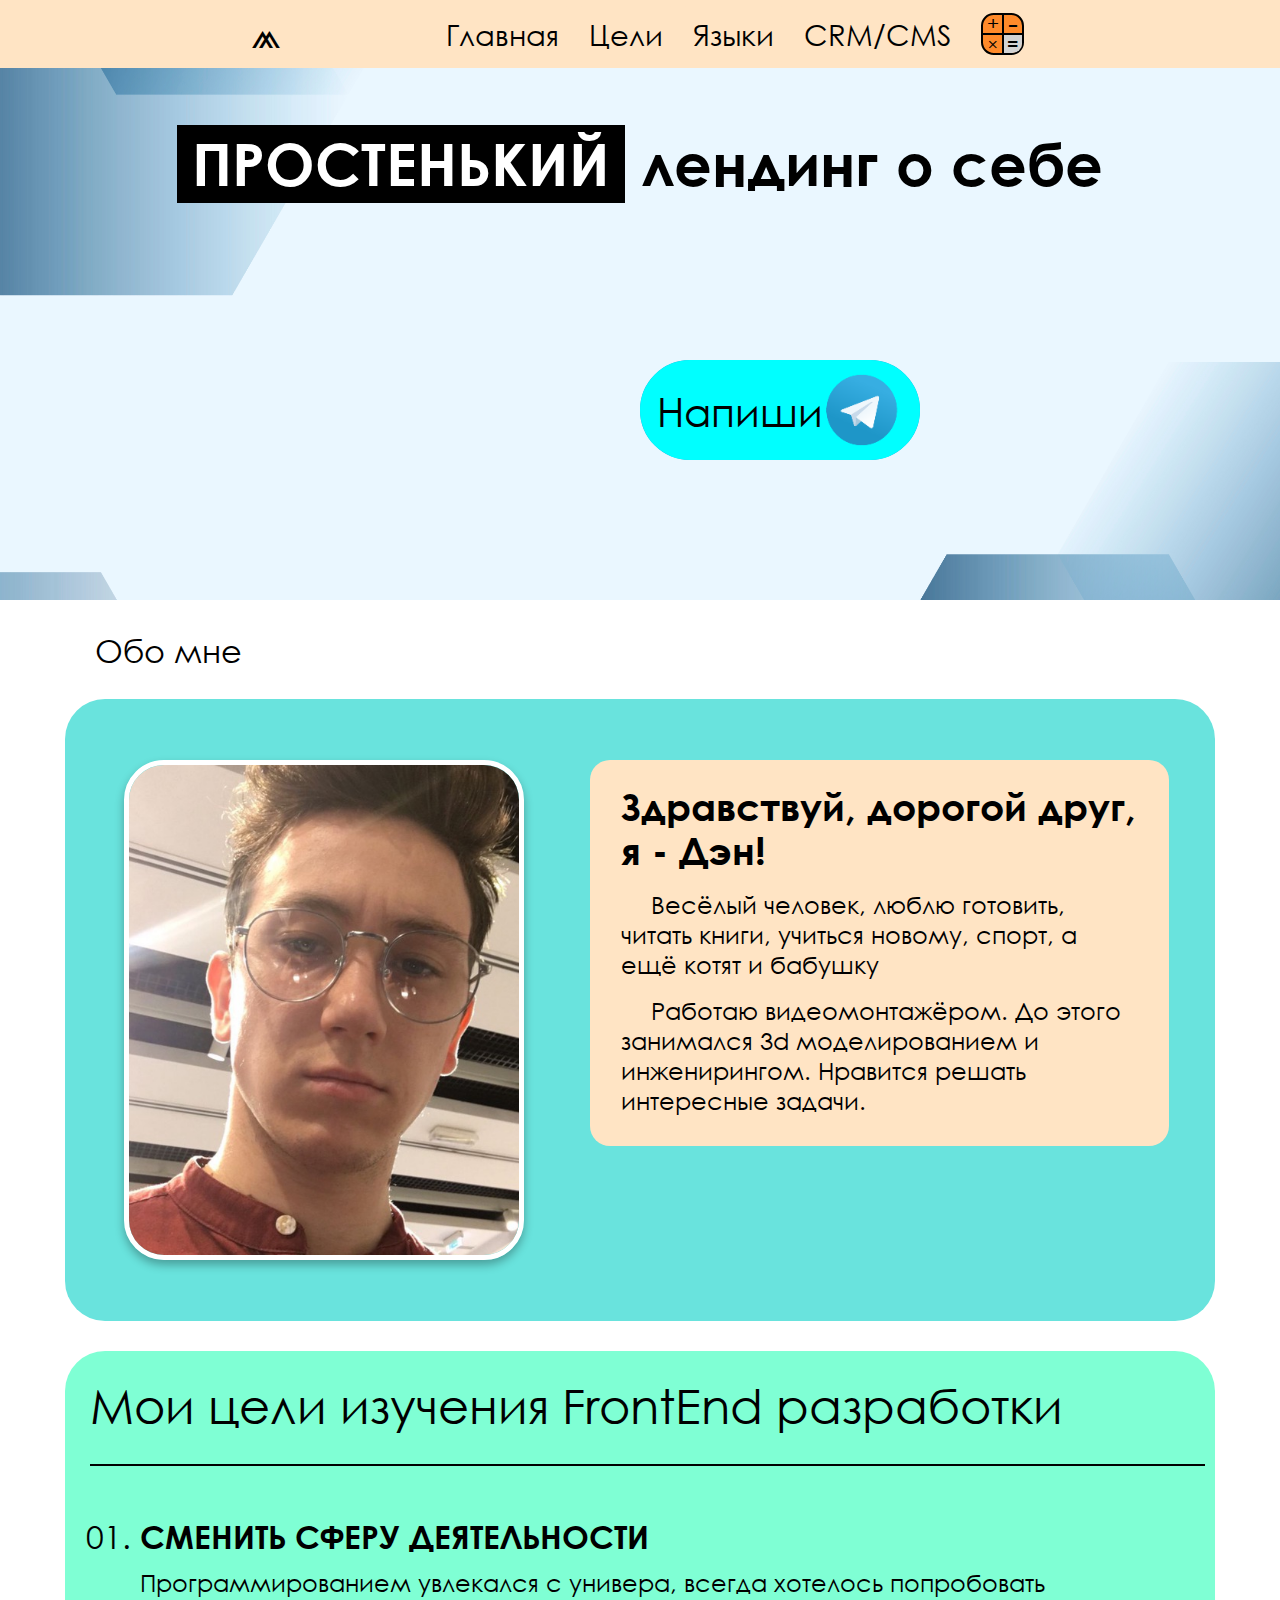
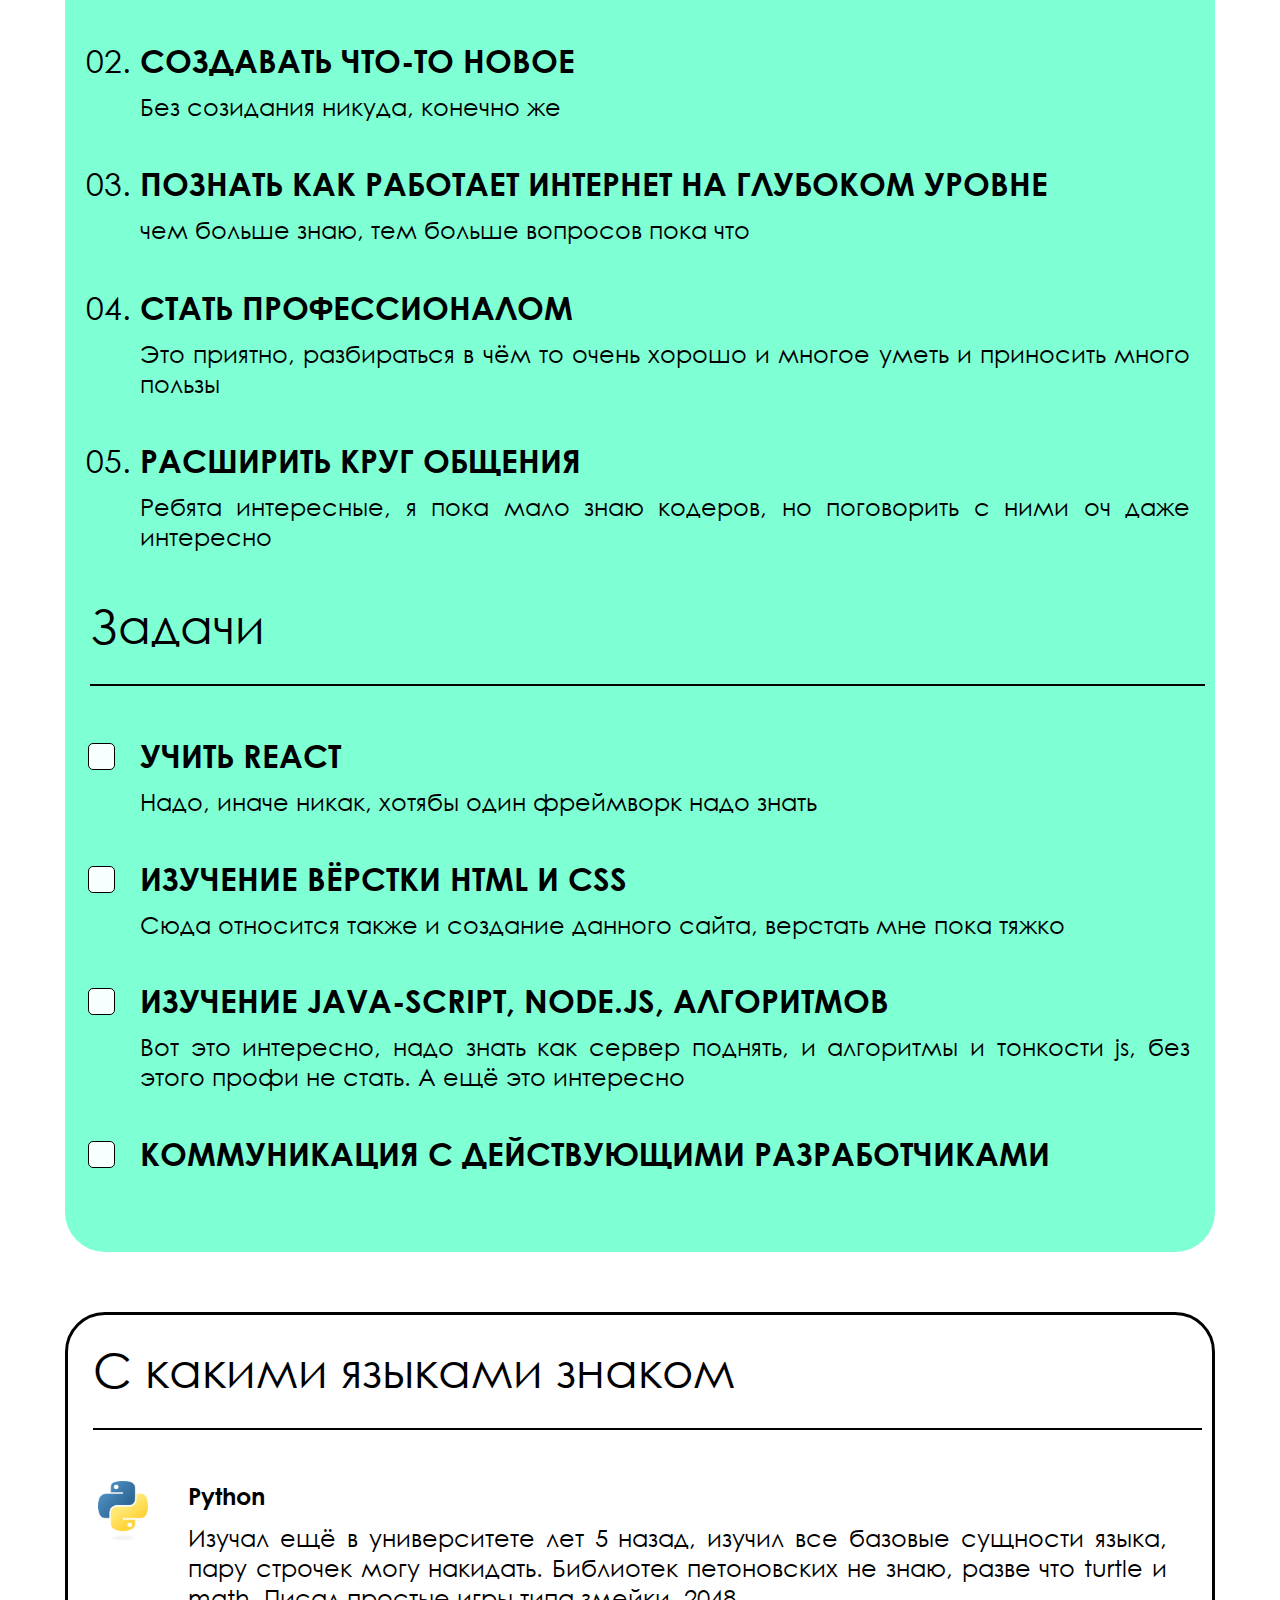
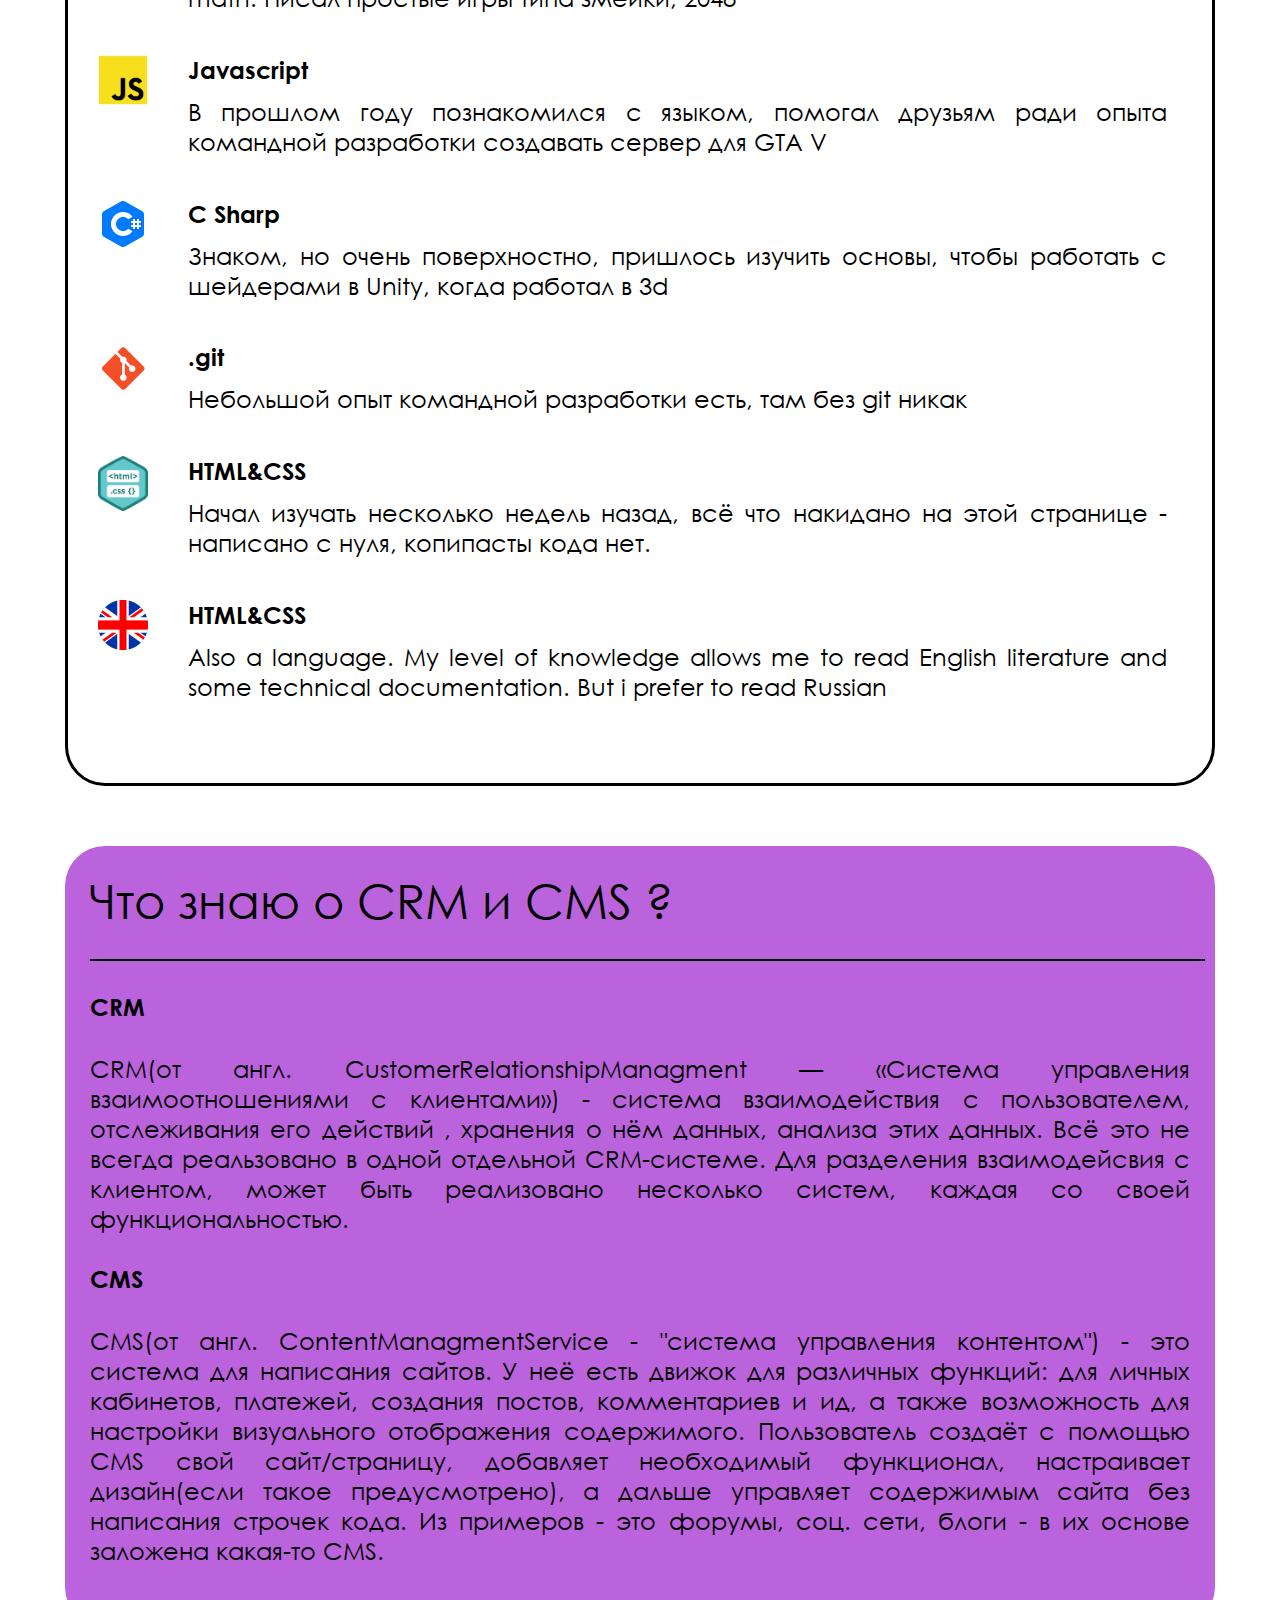
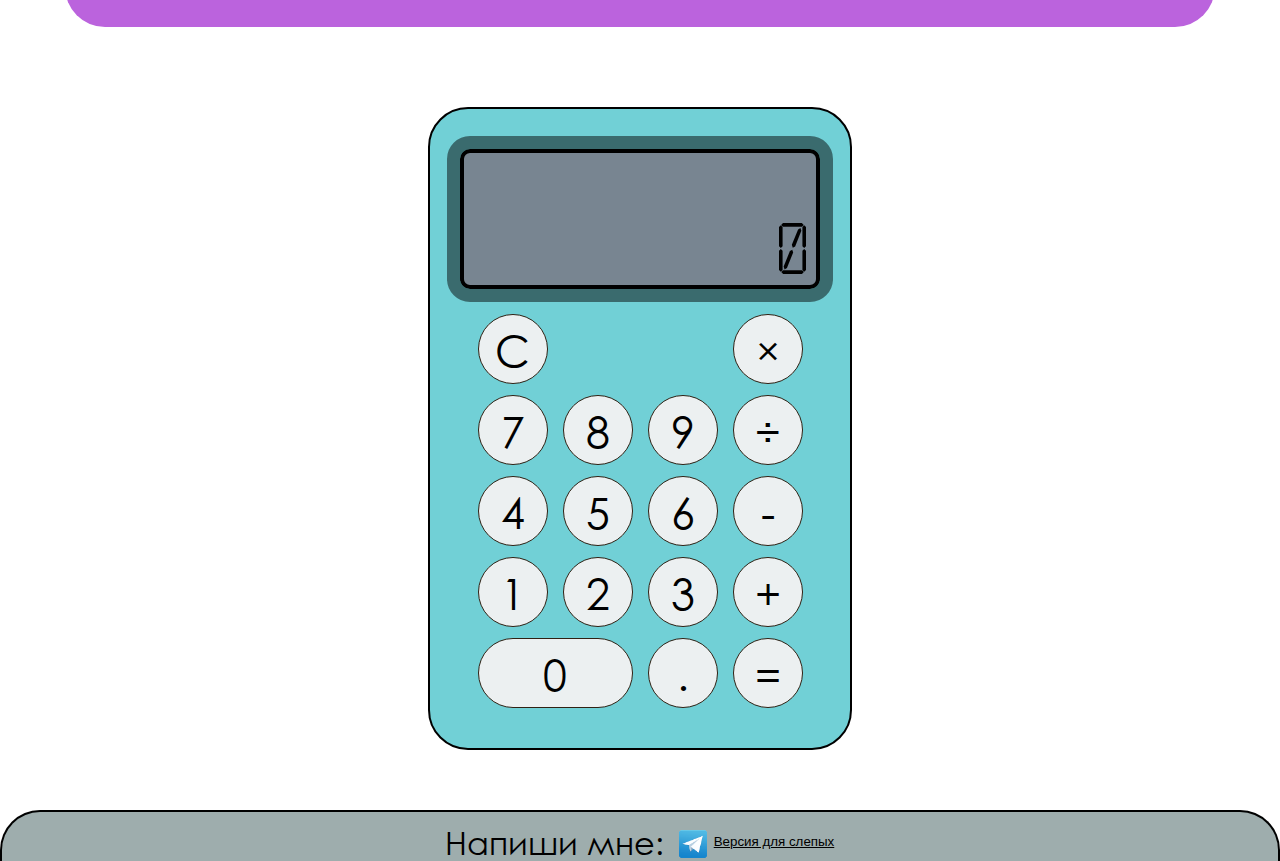
<file: index.html>
<!DOCTYPE html>
<html lang="en">
  <head>
    <meta charset="UTF-8" />
    <meta name="viewport" content="width=device-width, initial-scale=1.0" />
    <title>Document</title>
    <link rel="stylesheet" href="./test.css" />
  </head>
  <body>
    <header>
        <nav>
          <ul class="menu">
            <div class="logo">&andand;</div>
            <li class="menu-item" id="aboutMe">Главная</li>
            <li class="menu-item" id="menu-item-2">Цели</li>
            <li class="menu-item" id="menu-item-3">Языки</li>
            <li class="menu-item" id="menu-item-4">CRM/CMS</li>
            <li class="menu-item calc" id="calc">
              <div>
                <div class="calc-img">
                  <div class="calc-sign plus"><p>+</p></div>
                  <div class="calc-sign minus"><p>-</p></div>
                  <div class="calc-sign mul"><p>&#215;</p></div>
                  <div class="calc-sign equal"><p>=</p></div>
                </div>
              </div>
            </li>
            <div class="burg-menu">
              <div class="burger">
                <div></div>
                <div></div>
                <div></div>
                <div></div>
              </div>
            </div>
          </ul>
        </nav>
    </header>
    <div class="drop-menu">
      <div class="menu-item drop" id="aboutMe">Главная</div>
      <div class="menu-item drop" id="menu-item-2">Цели</div>
      <div class="menu-item drop" id="menu-item-3">Языки</div>
      <div class="menu-item drop" id="menu-item-4">CRM/CMS</div>

      <div class="menu-item drop calc" id="calc">
        <div class="calc-img">
          <div class="calc-sign plus"><p>+</p></div>
          <div class="calc-sign minus"><p>-</p></div>
          <div class="calc-sign mul"><p>&#215;</p></div>
          <div class="calc-sign equal"><p>=</p></div>
        </div>
      </div>
    </div>
   
    
    <section class="parallax">
      <div class="start">
        <a class="btn-container" href="https://t.me/dentupo" target="_blank" alt="telegram">
          <div class="btn-flex"> <!-- flex-->
            <div class="btn"> <!-- flex-->
              <div class="btn-text">Напиши</div>
              <img src="./src/img/tg_logo_2.png" alt="tg" class="btn-img">
            </div>
            <div class="btn-ring"></div>
          </div>
        </a>
        <h1 id="landing-text"> <em>Простенький</em> <span>лендинг о себе</span></h1>
      </div>


    </section>
    
    <main>
      
      <div class="about-question">Обо мне</div>
      
      <section class="page">
        <!-- <div class="section-header">Я Дэн </div> -->
        <div class="section about">
          <div class="section-content">
            <img src="./src/img/me2.jpg" alt="me" id="my_avatar">
            <div class="section-content-text-block">
              <div class="text-box">
                <h4>Здравствуй, дорогой друг, я - Дэн!</h4>
                <p>Весёлый человек, люблю готовить, читать книги,  учиться новому, спорт, а ещё котят и бабушку</p>
                <p>Работаю видеомонтажёром. До этого занимался 3d моделированием и инженирингом. Нравится решать интересные задачи.</p>
              </div>

            </div>
          </div>
        </div>
      </section>


      <section class="goals spage">
        <div class="section-header">Мои цели изучения FrontEnd разработки</div>
        <ul class="goals-list">
          <li class="goal">
            <h4>Сменить сферу деятельности</h4>
            <p>Программированием увлекался с универа, всегда хотелось попробовать</p>
          </li>
          <li class="goal">
            <h4>Создавать что-то новое</h4>
            <p>Без созидания никуда, конечно же</p>
          </li>
          <li class="goal">
            <h4>Познать как работает интернет на глубоком уровне</h4>
            <p>чем больше знаю, тем больше вопросов пока что</p>
          </li>
          <li class="goal">
            <h4>Стать профессионалом</h4>
            <p>Это приятно, разбираться в чём то очень хорошо и многое уметь и приносить много пользы</p>
          </li>
          <li class="goal">
            <h4> Расширить круг общения</h4>
            <p>Ребята интересные, я пока мало знаю кодеров, но поговорить с ними оч даже интересно</p>
          </li>
        </ul>

        <div class="section-header">Задачи</div>
        <ul class="goals-list to-do">
          <li class="goal">
            <h4>Учить React</h4>
            <p>Надо, иначе никак, хотябы один фреймворк надо знать</p>
          </li>
          <li class="goal">
            <h4>Изучение вёрстки html и css</h4>
            <p>Сюда относится также и создание данного сайта, верстать мне пока тяжко</p>
          </li>
          <li class="goal">
            <h4>Изучение java-script, Node.js, алгоритмов</h4>
            <p>Вот это интересно, надо знать как сервер поднять, и алгоритмы и тонкости js, без этого профи не стать. А ещё это интересно</p>
          </li>
          <li class="goal">
            <h4>Коммуникация с действующими разработчиками</h4>
            <p></p>
          </li>
        </ul>
        <div class="section-tail"></div>

          
      </section>
      <!--Языки программирования?  -->
      <section class="gayming spage">
        <div class="section-header">С какими языками знаком</div>

        <div class="lang">
          <div class="lang-item">
            <img src="./src/img/python-logo-only.png" class="lang-logo"></img>
            <div class="lang-description">
              <h4>Python</h4>
              <p>Изучал ещё в университете лет 5 назад, изучил все базовые сущности языка, пару строчек могу накидать. Библиотек петоновских не знаю, разве что turtle и math. Писал простые игры типа змейки, 2048</p>
            </div>
          </div>

          <div class="lang-item">
            <img src="./src/img/js_logo.png" class="lang-logo"></img>
            <div class="lang-description">
              <h4>Javascript</h4>
              <p>В прошлом году познакомился с языком, помогал друзьям ради опыта командной разработки создавать сервер для GTA V</p>
            </div>
          </div>


          <div class="lang-item">
            <img src="./src/img/csharp_logo.png" class="lang-logo"></img>
            <div class="lang-description">
              <h4>C Sharp</h4>
              <p>Знаком, но очень поверхностно, пришлось изучить основы, чтобы работать с шейдерами в Unity, когда работал в 3d</p>
            </div>
          </div>

          <div class="lang-item">
            <img src="./src/img/git_logo.png" class="lang-logo"></img>
            <div class="lang-description">
              <h4>.git</h4>
              <p>Небольшой опыт командной разработки есть, там без git никак</p>
            </div>
          </div>

          <div class="lang-item">
            <img src="./src/img/html_css_logo.png" class="lang-logo"></img>
            <div class="lang-description">
              <h4>HTML&CSS</h4>
              <p>Начал изучать несколько недель назад, всё что накидано на этой странице - написано с нуля, копипасты кода нет.</p>
            </div>
          </div>

          <div class="lang-item">
            <img src="./src/img/en_logo.png" class="lang-logo"></img>
            <div class="lang-description">
              <h4>HTML&CSS</h4>
              <p>Also a language. My level of knowledge allows me to read English literature and some technical documentation. But i prefer to read Russian</p>
            </div>
          </div>
      </section>

      <section class="knowledge spage">
        <div class="section-header">Что знаю о CRM и CMS ? </div>

        <h4>CRM</h4>
        <p>CRM(от англ. CustomerRelationshipManagment — «Система управления взаимоотношениями с клиентами») - система взаимодействия с пользователем, отслеживания его действий , хранения о нём данных, анализа этих данных.
        Всё это не всегда реальзовано в одной отдельной CRM-системе. Для разделения взаимодейсвия с клиентом, может быть реализовано несколько систем, каждая со своей функциональностью.</p>
        <h4>CMS</h4>
        <p>CMS(от англ. ContentManagmentService - "система управления контентом") - это система для написания сайтов. У неё есть движок для различных функций: для личных кабинетов, платежей, создания постов, комментариев и ид, а также возможность для настройки визуального отображения содержимого. Пользователь создаёт с помощью CMS свой сайт/страницу, добавляет необходимый функционал, настраивает дизайн(если такое предусмотрено), а дальше управляет содержимым сайта без написания строчек кода. Из примеров - это форумы, соц. сети, блоги - в их основе заложена какая-то CMS. </p>

      </section>

      
      <div class="calc-body">
        <div class="screen">
          <div class="user-input" id="user-input"></div>
          <div class="result" id="result"></div>
        </div>
        <div class="calculator">
          <button class="grid-elem clear">C</button>
          <button class="grid-elem plusminus">&#177;</button>
          <button class="grid-elem percent" >%</button>
          <button class="grid-elem operator" id="*">&#215;</button>
          <button class="grid-elem number" id="7">7</button>
          <button class="grid-elem number" id="8">8</button>
          <button class="grid-elem number" id="9">9</button>
          <button class="grid-elem operator" id="/">&#247;</button>
          <button class="grid-elem number" id="4">4</button>
          <button class="grid-elem number" id="5">5</button>
          <button class="grid-elem number" id="6">6</button>
          <button class="grid-elem operator minus-btn" id="-">-</button>
          <button class="grid-elem number" id="1">1</button>
          <button class="grid-elem number" id="2">2</button>
          <button class="grid-elem number" id="3">3</button>
          <button class="grid-elem operator" id="+">+</button>
          <button class="grid-elem number zero" id="0">0</button>
          <button class="grid-elem comma" id=".">.</button>
          <button class="grid-elem evalBtn" id="=">=</button>
        </div>
      </div>
    </main>

    <footer >
      <div>
        <p>Напиши мне:</p>
        <a href="https://t.me/dentupo" target="_blank">
          <img src="./src/img/tg_logo.png" alt="telegram">
        </a>
      </div>
      <button type="button" id="blind">Версия для слепых</button>
    </footer>
    
    </div>
    <script src="./script.js"></script>
  </body>
  </html>
</file>
<file: test.css>
@font-face {
    font-family: 'Braille';
    src: url(./src/fonts/astakhovbraillealphabet.otf)
}
@font-face {
    font-family: 'Century Gothic';
    src: url(./src/fonts/centurygothic.ttf);
    font-weight: normal;
}
@font-face {
    font-family: 'Century Gothic';
    src: url(./src/fonts/centurygothic_bold.ttf);
    font-weight: bold;
}
@font-face {
    font-family: 'Calculator';
    src: url(./src/fonts/Calculator.ttf);
}
html {
    font-size: 16px;
    font-family: 'Century Gothic', Arial, Helvetica, sans-serif;
}
body, ul {
    background-color: rgb(255, 255, 255);
    margin: 0px;
    
}

/* ----------------header МЕНЮ--------------- */
header {
    width: 100%;
    position: fixed;
    top: 0;
    z-index: 999;
} 

h2 {
    font-size: 0.8rem;
}




.menu {
    background-color: bisque;
    height: 3rem;
    display: flex; 
    list-style-type: none;
    padding: 10px 30px;
    justify-content:center;
    align-items: center;
    gap: 10px;
    margin: 0 auto;
    
    
    
}
.menu-item {

    text-align: center;
    cursor: pointer;
    font-size: 1.8rem;
    white-space: nowrap;

    box-sizing: border-box;
    padding: 10px;
    background-color: inherit;
    transition: background-color 1s ease-out;
    border-radius: 5px;
}

.menu-item:hover {
    background-color:rgb(254, 176, 80); 
}
menu

.calc {
    align-self: center;
}

.calc-img {
    display: grid;
    grid-template-columns: repeat(2, 1.2rem);
    grid-template-rows: repeat(2, 1.2rem);
    /* padding: 2px; */
    background-color: rgb(255, 138, 42);
    font-size: 20px;
    /* align-self: stretch; */
    /* justify-content:stretch; */
    border-radius: 30%;
    border: 2px solid black;
    position: relative;
}


/* ---------------------значок калькулятора */
.calc-sign {
     position: relative;


}
.calc-sign.equal {
    background-color:lightgrey;
    border-bottom-right-radius: 50%;
    border-top: 1px solid;
    border-left: 1px solid;
}

.calc-sign.plus {
    border-right: 1px solid;
    border-bottom: 1px solid;
}

.calc-sign.mul {
    border-right: 1px solid;
    border-top: 1px solid;
}

.calc-sign.minus {
    border-left: 1px solid;
    border-bottom: 1px solid; 
}

/* выравнивание */
.calc-sign > p {
    margin: 0;
    padding: 0;
    position: absolute;
}

.calc-sign.plus > p {
    left: 19%;
    top: -15%;
}

.calc-sign.minus > p {
    font-size: 30px;
    left: 22%;
    top: -65%;

}

.calc-sign.mul > p {
    font-size: 19px;;
    left: 21%;
    top: -17%;
}

.calc-sign.equal > p {
    font-size: 19px;
    font-weight: 800;
    left: 18%;
    top: -14%;
}




.logo {
    align-items: center;
    font-size:2.4rem;
    margin-right: 80px;
    padding: 5px;
    border-radius: 5px;
    cursor: pointer;
    transition: transform 500ms ease-in-out;
}

.logo:hover {
    transform: perspective(500px) scale(1.5) rotateY(180deg);
}

/* бургер меню */
.burg-menu {
    display: none;
}

/* Падает МЕНЮщька */
.drop-menu {
    display: none;
}


/* ----------анимация бургер меню --------------- */



/* --------------------АДАПТИВНОСТЬ HEADER -----------------------------------*/



.menu-item.drop:hover {
    /* background-color: rgba(200, 0, 0, 0.5); */
    
}

/* меньше 800px */
@media (max-width: 800px) {
    .menu {
        justify-content:space-between;
    }
    
    .menu-item {
        display: none;
    }
    header + div {
        
    }
    .drop-menu  {
        height: 0;
        display: flex;
        flex-direction:column;
        overflow: hidden;
        width: 300px;
        background-color:initial;
        background-color: rgba(159, 0, 0, 0.197);
        right: 3rem;
        z-index: 999;
        backdrop-filter: blur(15px);
        border-radius: 15px;
        position: fixed;
        top: 68px; 
        transition: all 300ms linear;
        
    }
    
    .menu-item.drop {
        display: block;
        background-color: initial;
        z-index: 998;
        transition: all 800ms ease;
    }
    
    .drop:hover {
        /* transform: scale(1.3); */
        /* backdrop-filter: blur(100px); */
        background-color: rgba(159, 0, 0, 0.397);

        
    }
    .drop .calc-img {
        align-self: center;
    }
    
    .menu-item.drop.calc {
        display: flex;
        justify-content: center;
    }
    
    .drop-menu.close {
        height: 280px;
    }

    .burger {
        height: 30px;
        display: flex;
        flex-direction: column;
        justify-content: center;
        gap: 15%;
        margin: 0;
        padding: 0;
        transition: all 300ms ease-in-out;
        overflow: hidden;
        position: relative;
    }
    
    .burg-menu { 
        display: block;
        transition: transform 300ms ease-in-out;
    } 
    
    .burg-menu:hover {
        transform: scale(1.1);
        /* transform: rotate(45deg); */
    }
    /* ------------------------------------------------------- */
    .burger > div {
        width: 27px;
        height: 4px;
        border-radius: 2px;
        background-color: black;
        transition:all 150ms ease;
        
    }

    .burger > div:nth-child(4) {
        position: absolute;
        top: 13px;
    }
    .burg-menu.burg-active {
        /* transform: rotate(45deg); */
        transform:perspective(250px) scale(1.1) rotateZ(90deg);
    }
    
    
    .burg-active .burger > div:nth-child(1) {
        transform: translateX(10px);
        opacity: 0;
    }
    
    .burg-active .burger > div:nth-child(3) {
        transform: translateX(-10px);
        opacity: 0;
    }

    .burg-active .burger > div:nth-child(2) {
        transform: rotate(45deg);
    }
    .burg-active .burger > div:nth-child(4) {
        transform: rotate(-45deg);
    }


    .logo {
        display: block;
        margin: 0;
        border-radius: 0;
    }   
}


@media (max-width: 500px) {
    .drop-menu {
        left: 3rem;
        width: unset;
    }
}

@media (min-width: 1000px) {

    .logo {
        margin-right: 140px;
        /* margin-left: auto; */
    }
}

/* ---------------------это картинка --------------*/
main {
    width: 1150px;
    margin: 0 auto;
    display: flex;
    flex-wrap: nowrap;
    flex-direction: column;
    
}
main p {
    font-size: 1.5rem;
    font-style: normal;
    margin: 12px 0;
    /* text-transform: none; */
    text-align: justify;

}

/* p {
} */

.parallax {
    display: block;
    /* flex-direction: column; */
    overflow: hidden;
    justify-content:space-between;
    position: relative;
}

.start {
    display: flex;
    /* flex-grow: 1; */
    justify-content: center;
    height: 400px;
    background-image: url(./src/img/start.jpg);
    background-size: cover;
    margin: 0;
    padding: 100px 10px;
    overflow: hidden;
}

.btn-container {
    color: black;
    display: block;
    height:0;
    width: 100%;
    position: absolute;
    top: 60%;
    left: 50%;

}



.btn-flex {
    display: flex;
    flex-wrap: wrap;
    width: 280px;
    height: 100px;
    align-content: center;
    justify-content: center;
    position: relative;
}

.btn {
    display: flex;
    flex-wrap: wrap;
    align-items: center ;
    background-color: aqua;
    box-sizing: border-box;
    width: inherit;
    height: inherit;
    border-radius: 50px;
    justify-content: center;
    font-size: 2.5rem;
    z-index: 100;
    position: absolute;
    transition:all 300ms ;
    /* overflow: hidden; */
}

.btn:hover {
    transform: scale(1.05);
}    
    


.btn-text {
    position:relative;
}

.btn-img {
    position: relative;
    width: 80px;
    height: 80px;
    margin:0;
    padding: 0;
}

.btn-ring {
    box-sizing: border-box;
    border: 8px solid #2ea6d9;
    width: inherit;
    height: inherit;
    border-radius: 50px;
    position: absolute;
    z-index: 0;
    animation-name: pulse;
    animation-duration: 2s;
    animation-timing-function:linear;
    animation-iteration-count: infinite;

}

@keyframes pulse {
    0% {
        opacity: 1;
        transform: scaleX(0.9) scaleY(0.95);
    }
    60% {
        opacity: 0.0;
        transform: scaleX(1.2) scaleY(1.4);
    }
    100% {
        opacity: 0.0;
        transform: scaleX(1.2) scaleY(1.4);

    }
}





/* .hire {
    display: inline-block;
    box-sizing: border-box;
    width: 431px;
    height: 80px;
    font-size: 2.5rem;
    border: none;
    border-radius:3rem;
    position: absolute;
    top: 53%;
    left: 40%;
    background-color:#fd7df7;
    cursor: pointer;
    transition: all 300ms ease;
} */

/* .hire > div {
    width: 431px;
    height: 80px;
    background-color: aqua;
    position:absolute;
    top: 0px;
    left: 0;
    z-index: -1;
    transform: scale(1.1)

} */

/* .hire:hover {
    background-color: #fc6ef5;
    color: white;
    transform: scale(1.1)
} */




h1 {
    font-size: 3.7rem;
    position: relative; 
    margin-top: 30px;
    transform-origin: 0 0;
    /* transform:perspective(500px) rotateY(70deg) */
}

h1 span {
    white-space: nowrap;
}



h1 > em {
    background-color: black;
    text-transform: uppercase;
    color: white;
    padding: 5px 15px;
    font-style: normal;
}

@media (max-width: 1000px) {
    .start {
        margin: 0;
    }

    h1 {
        margin-left: 3rem;
    }

    h1 em {
        white-space: initial;
        margin-right: 100px;
        /* margin-left: 13%; */
    }
    h1 > span {
        position: relative;
        left: 13%;
        margin: 0;
    }
}

@media (max-width: 700px) {
    .btn-container {
        left: 37%;
    }

    h1 span {
        font-size: 70%;
    }

    h1 em {
        margin: 0;
    }

    h1 {
        margin: 0
    }
}

/* -------------------секция обо мне------------------ */

.about-question {
    font-size: 2rem;
    padding: 30px;
}

.page {
    z-index: 100;
}
.section.about {
    /* display: flex;
    justify-content: center; */
    margin: 0;
    /* margin-bottom: 30px; */
    border-radius: 40px;
    background-color: rgb(105, 227, 221);
    padding: 15px 30px;
    /* padding-bottom: 60px; */


}
.section-header {
    font-size: 3rem;
    text-align: left;
    padding: 15px 0 30px;
    margin-left: 15px;
    border-bottom: 2px solid;
    /* color: white;
    background-color: black; */
}


.section-content{
    margin: 30px 0 30px;
    display: grid;
    grid-template-columns: 3fr 4fr;
    /* grid-template-rows: 600px; */
    gap: 20px;
}

.section-content-text-block {
    display: flex;
    flex-direction: column;
    gap: 15px;
    align-items: stretch;
    justify-content: start;
    padding: 0;
}

.text-box {
    box-sizing: border-box;
    font-size: 2rem;
    padding: 15px;
    gap: 15px;
    background-color: bisque;
    border-radius: 20px;
    justify-self: stretch;
    margin: 16px;
}

.page h4 {
    font-size: 120%;
    margin: 10px 16px 8px;
}

.page p {
    margin: 16px;
    text-indent: 30px;
    text-align:left;
}

#my_avatar {
    box-sizing: border-box;
    width:400px;
    height: 500px;
    object-fit: cover;
    
    margin: 16px;
    box-sizing: border-box;
    border-radius: 40px;
    justify-self: center;
    border: 5px solid white;
    box-shadow: 0px 5px 10px 0px rgba(0, 0, 0, 0.3)
}
/* адаптивность */



/* -----------------------это разделы дальше пошли-------------------- */
.spage {
    /* margin-top: -80px; */
    padding: 10px 10px 50px;

    position: relative;
    border-radius: 40px;
    margin: 30px 0;
    font-size: 1.5rem;
}
/* .section-tail {
    background-color: #fc6ef5;
    height:40px;
    width: 100%;
    border-radius: 0 0 40px 40px;
    
} */


/* --------------- СЕКЦИЯ Цели и ЗАДАЧИ--------------- */

.goals {
    
    background-color: aquamarine;
    z-index: 200;
}

.goals-list {
    list-style-type:decimal-leading-zero;
    font-size: 2rem;
    background-color: inherit;
    margin-left: 25px;
    margin-bottom: 30px;
    margin-top: 50px;
}



.goals-list li::marker {
    margin-left: 10px;
    font-size: 2rem;
}

.goals h4 {
    margin-bottom: 10px;
    text-transform: uppercase;
    padding-right:15px;
}

.goals p {
    padding-right:15px;
}

/* .goals p {
    font-size: 1.5rem;
    font-style: normal;
    margin: 12px 0;
} */

.goals-list.to-do {
    background-color: inherit;
    list-style-type:none;
}

.goals-list.to-do li {
    position:relative;
}


.goals-list.to-do li::before {
    content: '';
    width: 25px;
    height: 25px;
    border: 1px solid black;
    border-radius: 5px;
    background-color: rgb(248, 255, 255);
    position:absolute;
    top: 7px;
    left: -52px;
}


/* --------------СЕКЦИЯ ЯЗЫКИ --------------*/

.gayming {
    background-color: rgb(255, 255, 255);
    border: 3px solid black;
    z-index: 300;
}

.lang {
    margin: 20px;

}

.lang-item {
    display: flex;
    align-items: center;
    /* justify-content: space-around; */
    gap: 10px;
}

.lang-description h4{
    margin-bottom: 10px;
}

.lang-logo {
    width: 50px;
    /* height: 50px; */
    object-fit: cover;
    object-position: top;
    padding-right: 30px;
    align-self: flex-start;
    margin-top: 31px;
}

.gayming p {
    padding-right: 15px;
}



/*----------------- СЕКЦИЯ CRM CMS---------------- */

.knowledge {
    
    background-color: rgb(187, 99, 221);
    z-index: 400;


}
.knowledge span {
    color:  rgb(187, 99, 221);
}

.knowledge h4 {
    padding: 0 15px;
}

.knowledge p {
    padding: 0 15px;
}






/* -------------------это уже  колкулятор-------------------- */
.calc-body {
    width: 400px;
    margin: 50px auto;
    display: flex;
    flex-wrap: wrap;
    justify-content: space-around;
    gap: 15px;
    background-color:rgb(113, 208, 214);
    border-radius: 40px;
    border: 2px solid;
    padding: 30px 10px;
    font-family:'Segoe UI', Tahoma, Geneva, Verdana, sans-serif;
}
.screen {

    width: 90%;
    height: 30%;
    font-family: 'Calculator', 'Century Gothic', Arial, Helvetica, sans-serif;
    padding:1px;
    margin: 10px 0px;
    box-sizing: border-box;
    background-color: rgb(120, 133, 145);
    border-radius: 10px;
    border: 4px solid;
    padding: 3px;
    /* overflow: hidden; */
    outline: 13px solid rgba(0, 0, 0, 0.486);
    position: relative;
}

.user-input {
    color:rgba(0, 0, 0, 0.5);
    /* width: 90%; */
    font-size: 2.5rem;
    font-style: italic;
    /* font-weight: bold; */
    height: 50px;
    /* background-color: antiquewhite; */
    padding: 1px;
    margin-bottom: 0.8rem;
    text-align: right;
}

.result {
    font-size: 5rem;
    text-align: right;
    height: 55px;
    padding: 3px;
    position: relative;
    bottom: 23px;
    /* background-color: aquamarine; */
}


.calculator {
    width: 90%;
    box-sizing: border-box;
    margin: auto;
    /* font-size: 0.8rem; */
    display: grid;
    grid-template-columns: repeat(4, 70px);
    grid-template-rows: repeat(5, 70px); 
    /* background-color: rgb(107, 214, 250);
    border: 1px solid darkblue; */
    border-radius: 5px;
    justify-content: center;
    text-align: center;
    gap: 11px 15px;
    margin-bottom:10px;
}

.grid-elem {
    font-family: 'Century Gothic';
    font-size: 2.7rem;
    /* font-style:italic; */
    font-weight: normal;
    border: 1px solid rgb(47, 33, 20);
    border-radius: 37px;
    padding: 8px;
    /* margin: 2px; */
    background-color: rgb(236, 240, 241);
    cursor:pointer;
}
.grid-elem:active {
    transform:scale(0.96);
    background-color: rgb(210, 220, 226);
    /* transform: translateY(2px); */
}

.grid-elem:nth-child(18) {
    /* display: none; */
}


.zero {
    grid-row: 5/6;
    grid-column: 1/3;
}
.percent {
    visibility: hidden;
}

.plusminus {
    visibility: hidden;
}

.clear {
    /* font-weight: bolder; */
}

.minus-btn {
    font-size: 2.7rem;
}


/* ---------------------main адаптация------------------ */
@media (max-width: 1200px) {
    main {
        width: 100%;
        margin: inherit 0 inherit 0;

    }
    
    .spage,
    .section.about,
    .section-content {
        border-radius: 20px;
        padding: 0;
    }


}


@media (max-width: 900px) {
    .section-content{
        margin: 10px 0 10px;
        display: grid;
        /* grid-template-rows: 30px, 30px; */
        grid-template-columns: 1fr;
        gap: 0px;
    }    

    .spage,
    .section.about,
    .section-content {
        border-radius: 0px;
    }

    .gayming {
        border-right: 0;
        border-left: 0;
    }

    .lang-logo {
        width: 40px;
    }


}

/* ----------------------------footer------------------------------ */

footer {
    display: flex;
    flex-wrap:wrap;
    /* gap: 50px; */
    justify-content: center;
    align-items: center;
    background-color: rgb(158, 173, 173);
    border-radius: 40px 40px 0 0;
    margin-top: 10px;
    padding: 10px 50px 0px;
    overflow: hidden;
    font-size: 2rem;
    border-top: 2px solid black;
    border-left: 2px solid black;
    border-right: 2px solid black;
}


footer  img {
    width: 30px;
    height: 30px;
    object-fit: contain;
    cursor: pointer;
    position: relative;
    bottom: -4px;
}

footer p{
    margin: 5px;
    display: inline;
}

footer button {
    background-color: initial;
    border: none;
    text-decoration: underline;
    color: rgb(0, 0, 0);
    /* margin-left: 40%; */
    justify-self: end;
    cursor:pointer;
}

.braille {
    font-family: 'Braille', 'Century Gothic', Arial;
}
</file>
